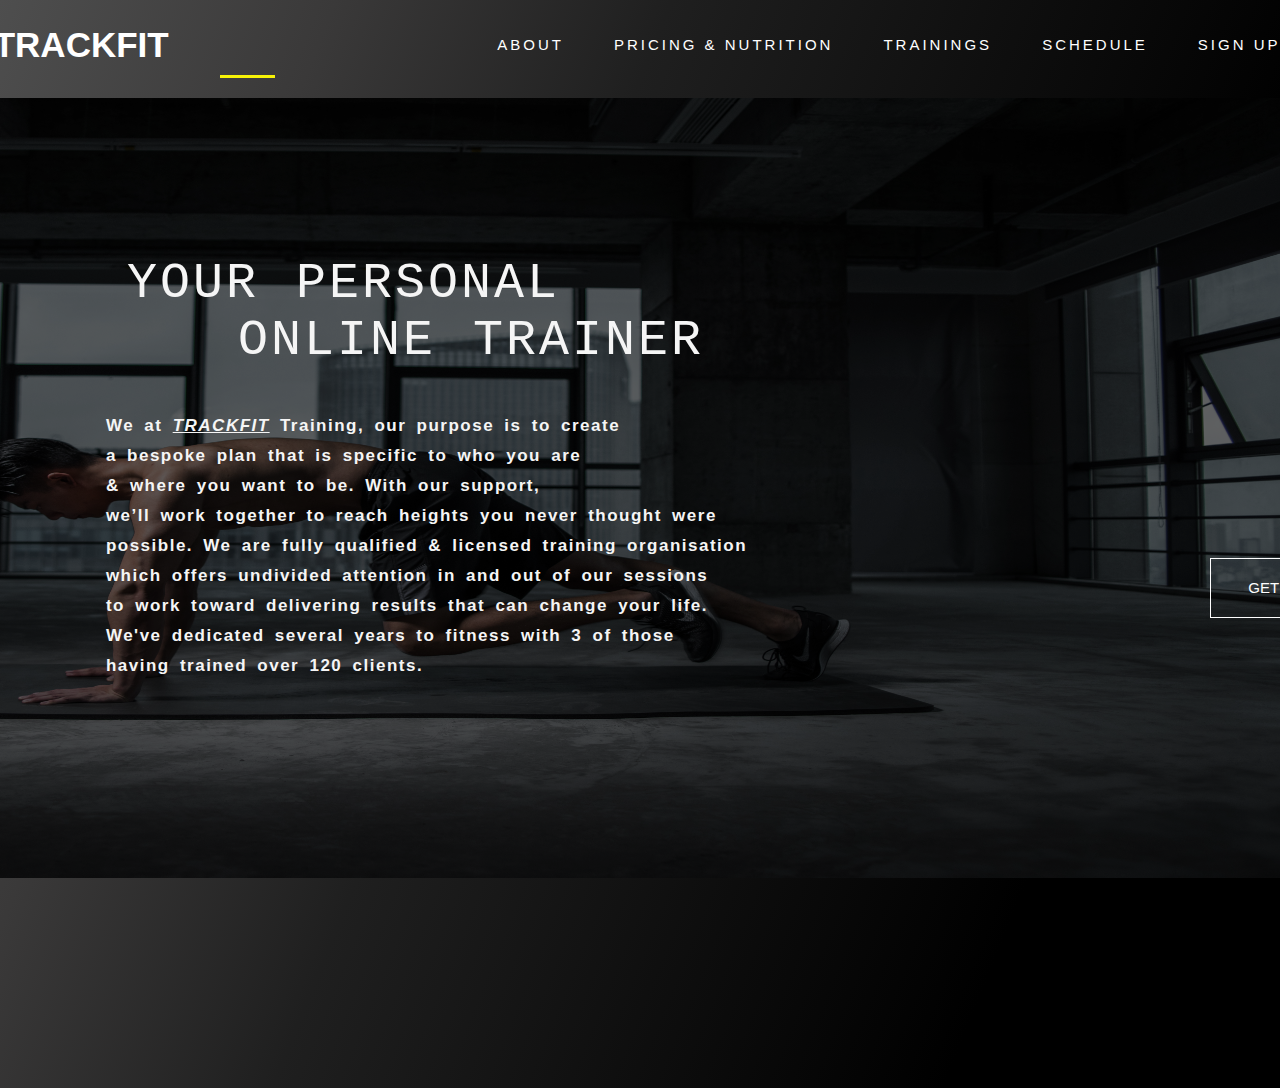
<file: index.html>
<!DOCTYPE html>
<html lang="en">
  <head>
    <meta charset="UTF-8" />
    <meta http-equiv="X-UA-Compatible" content="IE=edge" />
    <meta name="viewport" content="width=device-width, initial-scale=1.0" />
    <link rel="stylesheet" href="css/style.css" />
    <title> Fitness Club </title>
  </head>
  <body>
    <section class="hero">
      <div class="bg"></div>
      <div class="navbar">
        <div class="logo">TRACKFIT</div>
        <div class="navitem">
          <nav>
            <ul class="nav-links">
              <li><a href="\index.html">ABOUT</a></li>
              <li><a href="pricing.html" target="_blank">PRICING & NUTRITION</a></li>
              <li><a href="trainings.html" target="_blank"> TRAININGS </a> </li>
              <li><a href="table.html" target="_blank">SCHEDULE </a> </li>
              <li><a href="register.html" target="_blank"> SIGN UP/IN</a></li>
            </ul>
          </nav>
        </div>
      </div>
      <hr
        style="
          margin-top: -15px;
          margin-left: 220px;
          height: 2.5px;
          border-width: 0;
          color: rgb(247, 243, 7);
          background-color: rgb(247, 243, 7);
        "
        width="55px"
      />
      <div class="hero">
        <div class="img01">
          <img
            src="images/pexels-li-sun-2294361.jpg"
            align="right"
            alt="exc"
            height="780px"
            width="1800px"
          />
        </div>
        <div class="intro1">
          <h2>
            <pre><b>
 your personal
    online trainer</b>
	<br>
          </h2>
        </div>
        <div class="intro2">
          <h5>
            <pre>
    <b>We at <b><u><i>TRACKFIT</i></u></b> Training, our purpose is to create 
    a bespoke plan that is specific to who you are
    & where you want to be. With our support,
    we’ll work together to reach heights you never thought were
    possible. We are fully qualified & licensed training organisation 
    which offers undivided attention in and out of our sessions
    to work toward delivering results that can change your life.
    We've dedicated several years to fitness with 3 of those
    having trained over 120 clients.</b>
            </pre>
          </h5>
        </div>
      </div>
      <div class="container">
          <button class="btn">
            <span>GET STARTED</span>
          </button>
      </div>
  </body>
</html>
</file>
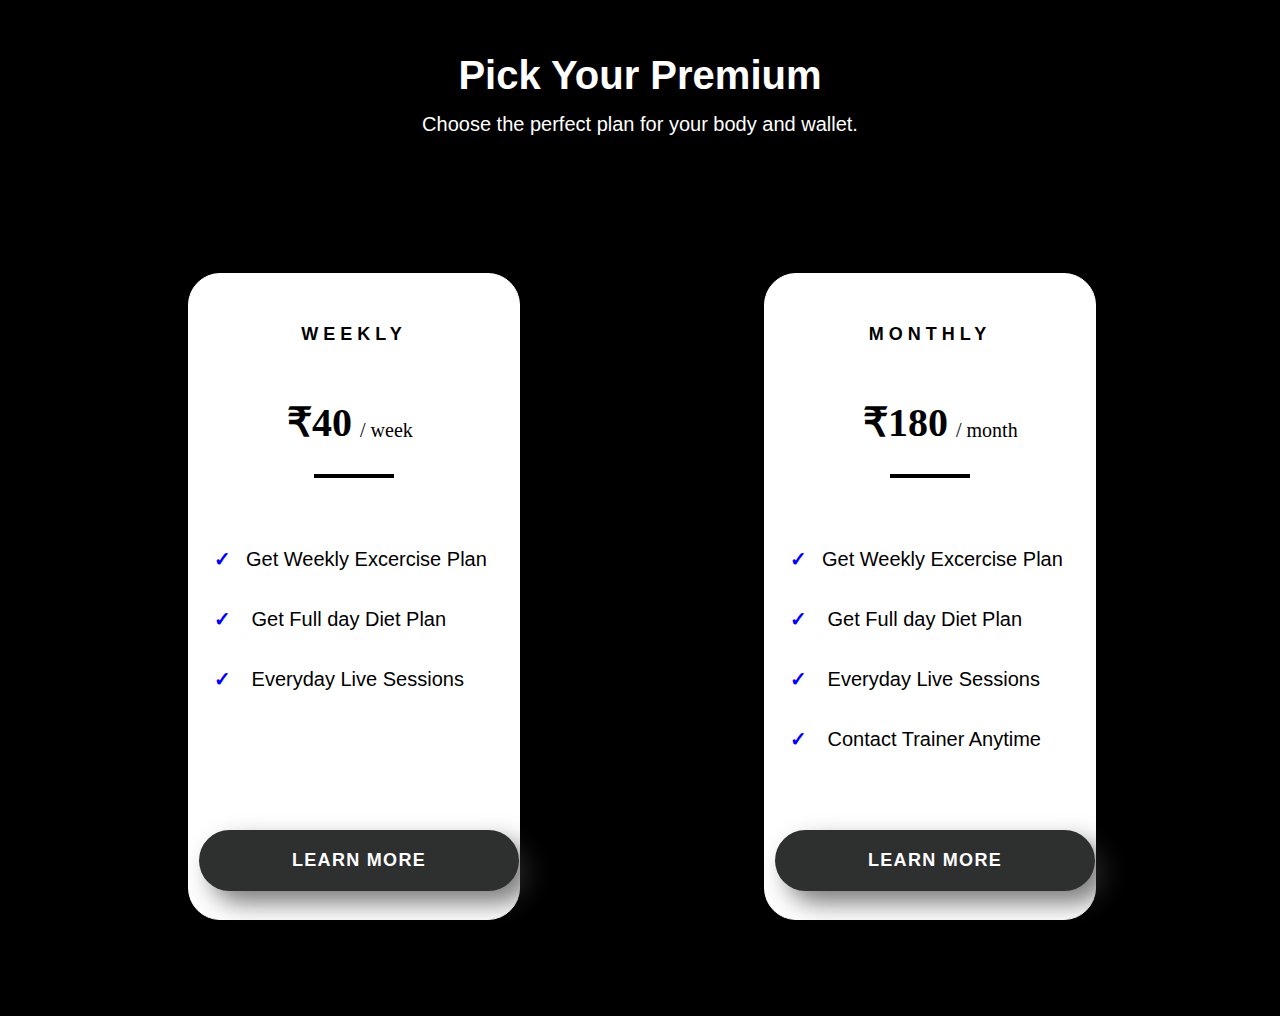
<file: pricing.html>
<!DOCTYPE html>
<html lang="en">
<head>
    <meta charset="UTF-8">
    <meta http-equiv="X-UA-Compatible" content="IE=edge">
    <meta name="viewport" content="width=device-width, initial-scale=1.0">
    <link rel="stylesheet" href="css/pstyle.css">
    <title>TRACKFIT | Pricing & Nutrition</title>
</head>
<body>
    <div class="Heading">
        <div class="headText">
          Pick Your Premium
        </div>
        <div class="subText">
            Choose the perfect plan for your body and wallet.
        </div>
    </div>

    <div class="priceCards">
      <div class="leftCard">
          <div class="planName">
            weekly
          </div>
          <div class="rate">
              <div class="price"> ₹40 </div>
              <div class="per"> / week</div>
          </div>
          <div class="break">
              <hr> 
          </div>

           
          <div class="points">
              <ul class="advtgs">

                  <li class="point1"><span style="font: size 20px; font-weight:600; padding-right:15px; color: blue;">✓</span>Get Weekly Excercise Plan</li>
                  <li class="point2"><span style="font: size 20px; font-weight:600; padding-right:15px; color: blue;">✓</span> Get Full day Diet Plan </li>
                  <li class="point3"><span style="font: size 20px; font-weight:600; padding-right:15px; color: blue;">✓</span> Everyday Live Sessions </li>
              </ul>
          </div>



          <div class="button">
                  <button class="lbutton">Learn More</button>
          </div>
      </div>

      <div class="middlecard">
        <div class="planName">
            monthly
          </div>
          <div class="rate">
              <div class="price"> ₹180 </div>
              <div class="per"> / month</div>
          </div>
          <div class="break">
              <hr> 
          </div>

           
          <div class="points">
              <ul class="advtgs">
                  <li class="point1"><span style="font: size 20px; font-weight:600; padding-right:15px; color: blue;">✓</span>Get Weekly Excercise Plan</li>
                  <li class="point2"><span style="font: size 20px; font-weight:600; padding-right:15px; color: blue;">✓</span> Get Full day Diet Plan </li>
                  <li class="point3"><span style="font: size 20px; font-weight:600; padding-right:15px; color: blue;">✓</span> Everyday Live Sessions </li>
                  <li class="point4"><span style="font: size 20px; font-weight:600; padding-right:15px; color: blue;">✓</span> Contact Trainer Anytime </li>
                  <!-- <li class="point5"><span style="font: size 20px; font-weight:600; padding-right:15px; color: blue;">✓</span> Get Nutrients Intake Calculator </li> -->
              </ul>
          </div>



          <div class="button">
                  <button class="mbutton">Learn More</button>
          </div>
      </div>

      <div class="rightcard">
        <div class="planName">
            Yearly
          </div>
          <div class="rate">
              <div class="price"> ₹230 </div>
              <div class="per"> / month</div>
          </div>
          <div class="break">
              <hr> 
          </div>

           
          <div class="points">
              <ul class="advtgs">
                  <li class="point1"><span style="font: size 20px; font-weight:600; padding-right:15px; color: blue;">✓</span>Get Weekly Excercise Plan</li>
                  <li class="point2"><span style="font: size 20px; font-weight:600; padding-right:15px; color: blue;">✓</span> Get Full day Diet Plan </li>
                  <li class="point3"><span style="font: size 20px; font-weight:600; padding-right:15px; color: blue;">✓</span> Everyday Live Sessions </li>
                  <li class="point4"><span style="font: size 20px; font-weight:600; padding-right:15px; color: blue;">✓</span> Contact Trainer Anytime </li>
                  <li class="point5"><span style="font: size 20px; font-weight:600; padding-right:15px; color: blue;">✓</span> Get Nutrients Intake Calculator </li>
              </ul>
          </div>

          <div class="button">
                  <button class="rbutton">Learn More</button>
          </div>
      </div>
            
    </div>
</body>
</html>
</file>
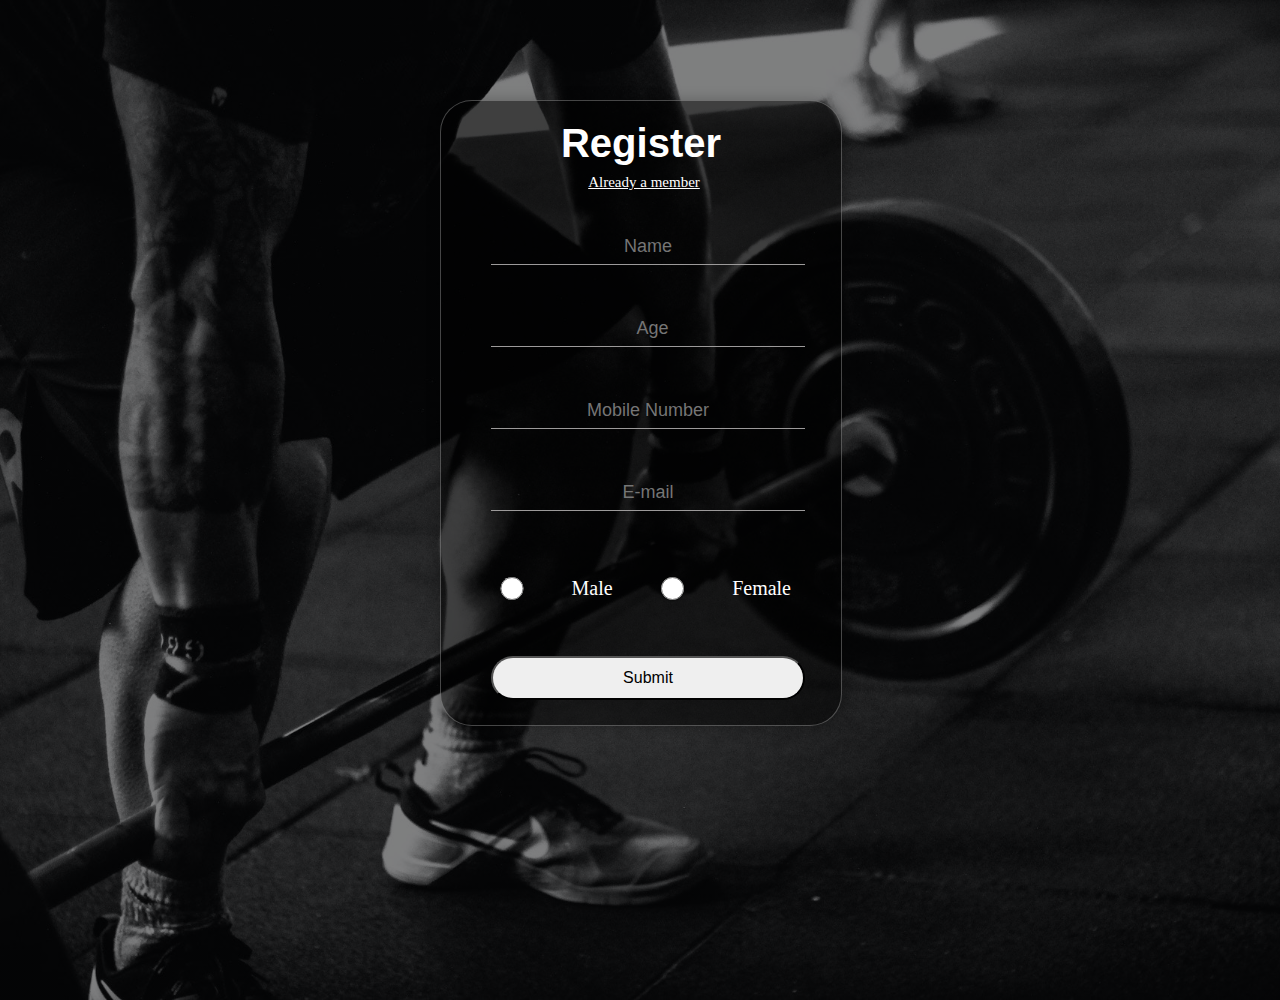
<file: register.html>
<!DOCTYPE html>
<head>
  <title>TRACKFIT | Sign Up</title>
  <link rel="stylesheet" type="text/css" href="css/regstyle.css" />
</head>
<body>
  <div class="main">
    <div class="register">
      <div class="signup">Register</div>
      <div class="member">Already a member</div>
      <form id="register" method="post">
        <br />
        <input
          type="text"
          name="fname"
          id="name"
          placeholder=" Name "
        />
        <br /><br />
        <br />
        <input
          type="text"
          name="fname"
          id="name"
          placeholder="  Age"
        />
        <br /><br />
        <br />
        <input
          type="text"
          name="fname"
          id="name"
          placeholder="Mobile Number"
        />
        <br /><br />
        <br />
        <input
          type="text"
          name="fname"
          id="name"
          placeholder="E-mail"
        />
        <br /><br />
        <br />
        <div class="gender">
          <input type="radio" name="gender" value="male"> Male<br>
          <input type="radio" name="gender" value="female"> Female<br>
        </div>
        <br /><br />

        <button class="btn">Submit</button>
      </form>
    </div>
  </div>
</body>
</html>
</file>
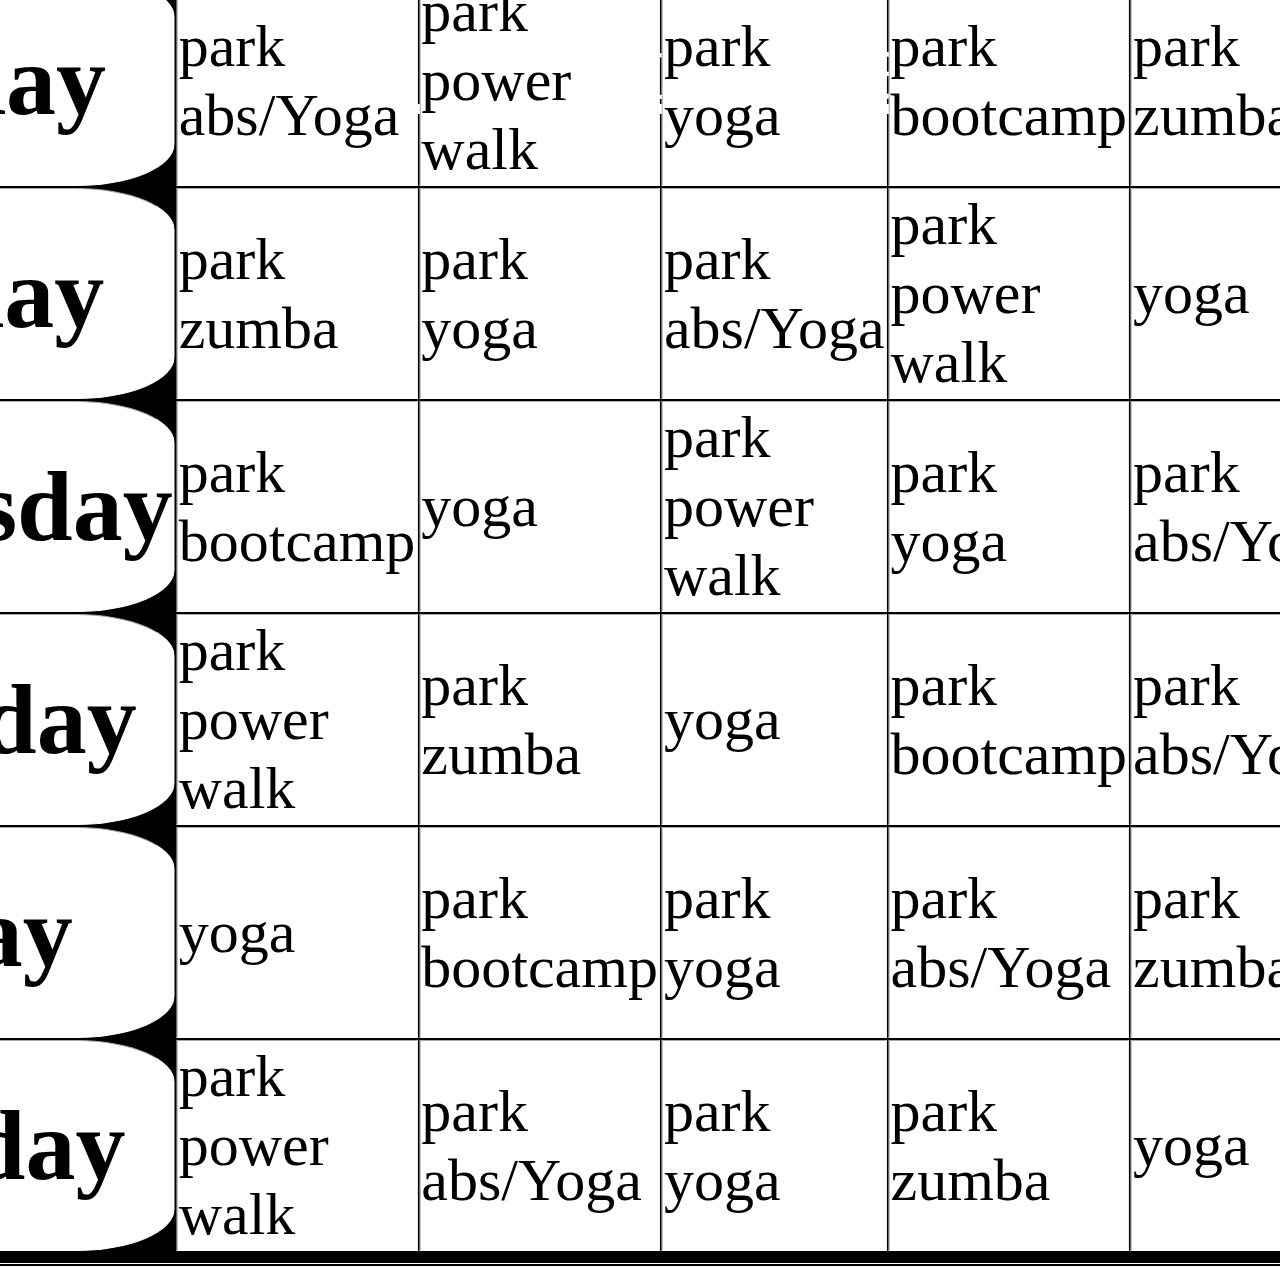
<file: table.html>
<html>
	<head>
		<title> time table </title>
		
	<style>
		td{
			width: 195px;
			font-family: Century Gothic;
			background-color: white;
		}
		th{
			border-top-right-radius: 20%;
			border-bottom-right-radius: 20%;
		}
		table{
			border-color: white;
			border-style: double;
			position: absolute;
			top: 55%;
			left: 50%;
			transform: translate(-50%, -50%);
			padding: 10px 10px;
			font-size: 60px;
		}
		font{
			font-size: 100px;
		}
		body{
		background-color: black;
		}
		
}
		
	</style>
	</head>
	<body>
	<header>
	<h1> <font color="white"> <center> <u> Fitness Time Table </u> </font></h1>
	
		<table border="4">
		<tr>
			<th style="background: white">
				<font >
				Days| Time-
				</font>
			</th>
			<td><b>7to8 AM</b></td>
			<td><b> 10to11 AM</b> </td>
			<td><b> 1to2 PM <b> </td>
			<td> <b> 3to4 PM <b> </td>
			<td> <b> 5to6 PM<b> </td>
			<td><b> 7to8 PM<b> </td>
		</tr>
		<tr>
			<th style="background: white">
				<font color="black">
				Monday
				</font>
			</th>
			<td>park abs/Yoga</td>
			<td>park power walk</td>
			<td>park yoga</td>
			<td>park bootcamp</td>
			<td>park zumba</td>
			<td>yoga</td>
		</tr>
		
		<tr>
			<th style="background: white">
				<font>
				Tuesday
				</font>
			</th>
			<td>park zumba</td>
			<td>park yoga</td>
			<td>park abs/Yoga</td>
			<td>park power walk</td>
			<td>yoga</td>
			<td>park bootcamp</td>
		</tr>
		<tr>
			<th style="background: white">
				<font>
				Wednesday
				</font>
			</th>
			<td>park bootcamp</td>
			<td>yoga</td>
			<td>park power walk</td>
			<td>park yoga</td>
			<td>park abs/Yoga</td>
			<td>park zumba</td>
		</tr>
		
		<tr>
			<th style="background: white">
				<font>
				Thursday
				</font>
			</th>
			<td>park power walk</td>
			<td>park zumba</td>
			<td>yoga</td>
			<td>park bootcamp</td>
			<td>park abs/Yoga</td>
			<td>park yoga</td>
		</tr>
		
		<tr>
			<th style="background: white">
				<font>
				Friday
				</font>
			</th>
			<td>yoga</td>
			<td>park bootcamp</td>
			<td>park yoga</td>
			<td>park abs/Yoga</td>
			<td>park zumba</td>
			<td>park power walk</td>
		</tr>	
		
		<tr>
			<th style="background: white">
				<font>
				Saturday
				</font>
			</th>
			<td>park power walk</td>
			<td>park abs/Yoga</td>
			<td>park yoga</td>
			<td>park zumba</td>
			<td>yoga</td>
			<td>park bootcamp</td>
		</tr>
		</table>
	</header>
	</body>
</html>
</file>
<file: css/style.css>
* {
  margin: 0px;
  padding: 0px;
  box-sizing: border-box;
}

.hero {
  width: 100%;
  height: 110vh;
  background: #fff;
  background: linear-gradient(
    -68deg,
    #000000,
    #000000,
    #0f0f0f,
    #1f1f1f,
    #3a3939,
    #4e4e4e
  );
  background-size: 100% 100%;
  position: relative;
}

.logo {
  margin-left: -7%;
  font-size: 35px;
  font-family: sans-serif;
  color: white;
  font-weight: 550;
}

.logo:hover {
  cursor: pointer;
}

.navbar {
  display: flex;
  flex-wrap: wrap;
  justify-content: space-around;
  align-items: center;
  min-height: 10vh;
  font-size: 15px;
}

.nav-links {
  margin-left: 13%;
  display: flex;
  justify-content: space-around;
  width: 100%;
}
.nav-links li {
  list-style: none;
}
.nav-links a {
  margin-left: 50px;
  letter-spacing: 3px;
  color: white;
  text-decoration: none;
  font-family: "Segoe UI", Tahoma, Geneva, Verdana, sans-serif;
  font-weight: 50;
  text-decoration: none;
}

.nav-links a:hover {
  color: #a3a3a3;
}

.img01 {
  margin-top: 20px;
  filter: brightness(40%);
}

.intro1 h2 {
  text-transform: uppercase;
  color: whitesmoke;
  font-family: -apple-system, BlinkMacSystemFont, "Segoe UI", Roboto, Oxygen,
    Ubuntu, Cantarell, "Open Sans", "Helvetica Neue", sans-serif;
  font-size: 50px;
  font-weight: 150;
  position: absolute;
  margin-top: 100px;
  margin-left: 90px;
  letter-spacing:3px;
  word-spacing: 4px;
}

.intro2 h5 pre {
  font-family: "Segoe UI", Tahoma, Geneva, Verdana, sans-serif;
  position: absolute;
  color: whitesmoke;
  font-weight: 400;
  font-size: 17px;
  margin-left: 65px;
  margin-top: 313px;
  letter-spacing: 1.5px;
  word-spacing: 4px;
  line-height: 30px;
}

.container {
  margin-left: 1300px;
  /* margin-top: ; */
  position: absolute;
  transform: translate(-50%, -50%);
  display: flex;
  justify-content: center;
  align-items: center;
}


.btn {
  position: absolute;
  margin-top: -1000px;
  color: white;
  font-size: 15px;
  width: 180px;
  height: 60px;
  cursor: pointer;
  background: transparent;
  border: 1px solid #ffffff;
  outline: none;
  transition: 1s ;
}
</file>
<file: css/pstyle.css>
body {
  background: rgb(0, 0, 0);
  /* background: linear-gradient(to right, #a9def0, #00B4DB);
    color: #514B64; */
  min-height: 100vh;
}

.Heading {
  height: 200px;
  width: 100%;
}

.headText {
  padding-top: 45px;
  text-align: center;
  margin-top: 100px;
  margin: auto;
  width: 50%;
  font-family: sans-serif;
  color: white;
  font-size: 40px;
  font-weight: 700;
}

.subText {
  padding-top: 15px;
  text-align: center;
  margin-top: 80px;
  margin: auto;
  width: 50%;
  font-family: sans-serif;
  color: white;
  font-size: 20px;
  font-weight: 100;
}

.leftCard {
  height: 645px;
  width: 340px;
  background-color: white;
  margin-left: 180px;
  border: 1px solid white;
  border-radius: 2rem;
  box-shadow: white;
  margin-top: 65px;
}

.planName {
  font-size: 18px;
  height: 40px;
  padding-top: 50px;
  text-align: center;
  text-transform: uppercase;
  letter-spacing: 5px;
  font-family: sans-serif;
  font-weight: 550;
  line-height: 21px;
  font-stretch: 100%;
  font-style: normal;
}


.priceCards{
  display: flex;
    height: 800px;
}
.rate {
  display: flex;
  height: 50px;
  width: 100%;
}
.price {
  margin-top: 35px;
  margin-left: 98px;
  text-align: center;
  display: flex;
  font-size: 40px;
  font-weight: 600;
}

.per {
  margin-left: 8px;
  display: flex;
  font-size: 20px;
  font-weight: 100;
  text-align: center;
  margin-top: 55px;
}

hr {
    margin-top: 60px;
    margin-bottom: 20px;
    border: 0;
    border-top: 4px solid #000;
    width: 80px;
    box-shadow: black;
}

.points {
  padding-top: 10px;
  width: 100%;
  height: max-content;
}

.span{
    font-weight: 600;
    margin-left: 20px;
    padding-right: 10px;
}
.point1, .point2, .point3 {
    line-height: 50px;
    word-spacing: 0px;
    padding-top: 10px;
    font-size: 20px;
    font-weight: 300;
    font-family: sans-serif;
    text-transform: initial;
    list-style: none;
    margin-left: -15px;
}


.lbutton {
    margin-top: 110px;
    text-align: center;
    min-height: 10px;
    font-family: Nunito, sans-serif;
    font-size: 18px;
    text-transform: uppercase;
    letter-spacing: 1.3px;
    font-weight: 700;
    color: rgb(255, 255, 255);
    background: rgb(46, 48, 48);
    border: none;
    border-radius: 1000px;
    box-shadow: rgb(48 49 49 / 64%) 12px 12px 24px;
    cursor: pointer;
    outline: none;
    position: relative;
    padding: 20px;
    width: 320px;
    margin-left: 10px;
}




.middlecard{
  height: 645px;
  width: 340px;
  background-color: white;
  margin-left: 244px;
  border: 1px solid white;
  border-radius: 2rem;
  box-shadow: white;
  margin-top: 65px;

}

.middlecard .mbutton {
  margin-top: 50px;
  text-align: center;
  min-height: 10px;
  font-family: 'Nunito', sans-serif;
  font-size: 18px;
  text-transform: uppercase;
  letter-spacing: 1.3px;
  font-weight: 700;
  color: #ffffff;
  background: #2e3030;
  border: none;
  border-radius: 1000px;
  box-shadow: 12px 12px 24px rgb(48 49 49 / 64%);
  cursor: pointer;
  outline: none;
  position: relative;
  padding: 20px;
  width: 320px;
  margin-left: 10px;
}
    
.point4, .point5 {
  line-height: 50px;
  word-spacing: 0px;
  padding-top: 10px;
  font-size: 20px;
  font-weight: 300;
  font-family: sans-serif;
  text-transform: initial;
  list-style: none;
  margin-left: -15px;
}

.rightcard{
  height: 645px;
  width: 340px;
  background-color: white;
  margin-left: 244px;
  border: 1px solid white;
  border-radius: 2rem;
  box-shadow: white;
  margin-top: 65px;
}

.rightcard .rbutton {
  margin-top: -5px;
  text-align: center;
  min-height: 10px;
  font-family: 'Nunito', sans-serif;
  font-size: 18px;
  text-transform: uppercase;
  letter-spacing: 1.3px;
  font-weight: 700;
  color: #ffffff;
  background: #2e3030;
  border: none;
  border-radius: 1000px;
  box-shadow: 12px 12px 24px rgb(48 49 49 / 64%);
  cursor: pointer;
  outline: none;
  position: relative;
  padding: 20px;
  width: 320px;
  margin-left: 10px;
}
</file>
<file: css/regstyle.css>
*{
    margin: 0;
    padding: 0;
}
body{
    background-image: linear-gradient(rgba(0,0,0,0.5), rgba(0,0,0,0.5)), url(../images/fit.jpg);
	height:100vh;
	background-size: cover;
	background-position:center;
}
div.main{
    width: 400px;
    margin: 100px auto 0px auto;
}
.signup {
    text-align: center;
    padding: 20px;
    font-family: sans-serif;
    font-size: 40px;
    font-weight: 650;
}
.member{
	    text-decoration: underline;
		font-size: 15px;
		margin-left: 6px;
		margin-top: -12px;
		text-align: center;
		font-weight: lighter;

}
div.register{
    background-color: rgba(0,0,0,0.5);
    width: 100%;
    font-size: 18px;
    border-radius: 2rem;;
    border: 1px solid rgba(225,225,225,0.3);
    box-shadow: 2px 2px 15px rgba(0,0,0,0.3);
    color: #fff;

}
form#register {
    text-align: center;
    width: 300px;
	padding: 5px;
	margin: 10px auto;
	font-size: 20px;
	border-radius: 10px;
    
}

.gender {
    margin-top: 20px;
    margin-left: -39px;
    padding: 0px;
    display: flex;
}
.register button {
    text-align: center;
    display: block;
    width: 314px;
    padding: 11px;
    /* border: 5px solid white; */
    margin: 10px auto;
    font-size: 16px;
    border-radius: 45px;
}
.register input {
    text-align: center;
    width: 300px;
    padding: 7px;
    font-size: 18px;
    border-radius: 0px;
    background-color: transparent;
    border: none;
    border-bottom-style: solid;
    border-bottom-color: #9c9a9a;
    border-bottom-width: 1.5px;
}
</file>
